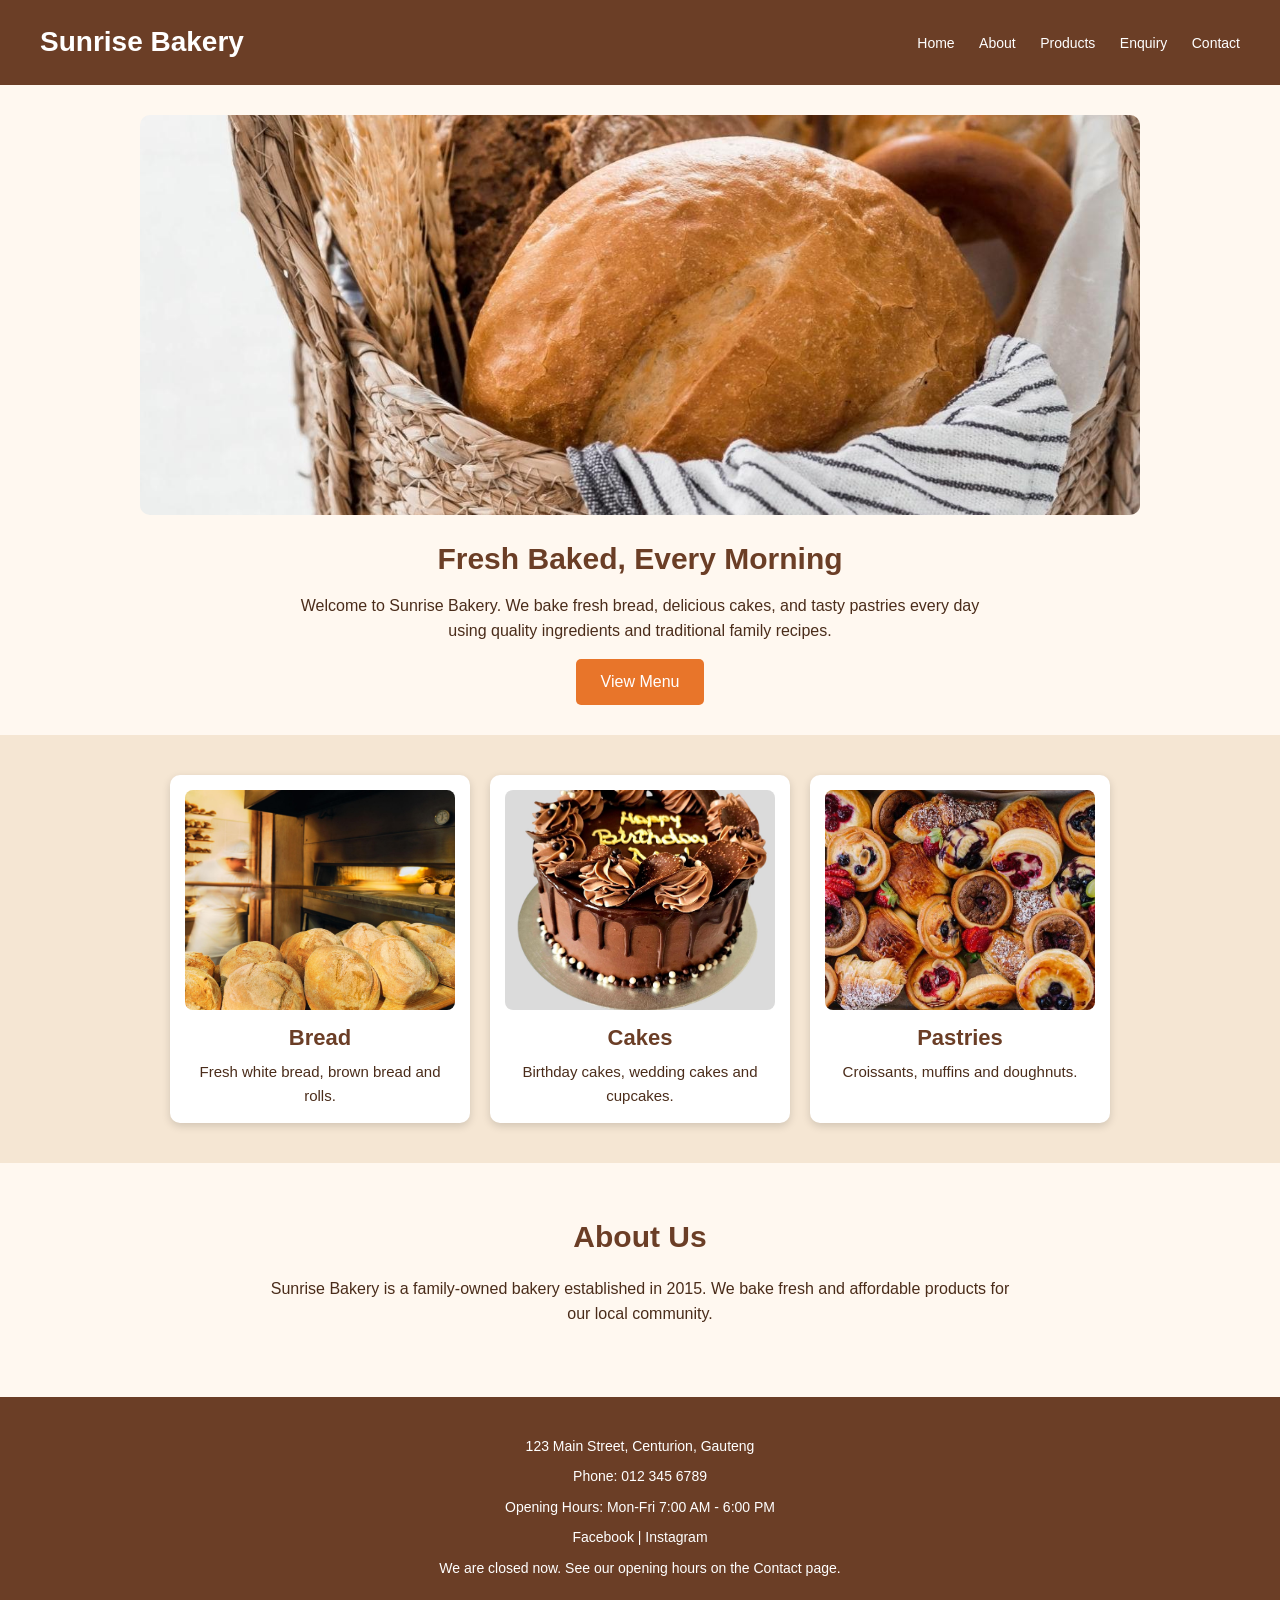
<file: index.html>
<!DOCTYPE html>
<html lang="en">

<head>
    <meta charset="UTF-8">
    <meta name="viewport" content="width=device-width, initial-scale=1.0">
    <title>Sunrise Bakery | Fresh Bread and Cakes in Centurion</title>
    <meta name="description" content="Sunrise Bakery in Centurion bakes fresh bread, birthday and wedding cakes, and pastries every morning using traditional family recipes.">
    <meta name="keywords" content="bakery Centurion, fresh bread, birthday cakes, wedding cakes, pastries, family bakery, Sunrise Bakery">

    <link rel="stylesheet" href="css/style.css">
</head>

<body>

    <header>
        <h1>Sunrise Bakery</h1>

        <nav>
            <a href="index.html">Home</a>
            <a href="about.html">About</a>
            <a href="product.html">Products</a>
            <a href="enquiry.html">Enquiry</a>
            <a href="contact.html">Contact</a>
        </nav>
    </header>

    <main>

        <!-- Hero Section -->
        <section class="hero">

            <img src="images/bread-basket-baguettes.jpg"
                 alt="Wicker basket of fresh baguettes and bread loaves from Sunrise Bakery"
                 class="hero-image">

            <h2>Fresh Baked, Every Morning</h2>

            <p>
                Welcome to Sunrise Bakery. We bake fresh bread,
                delicious cakes, and tasty pastries every day
                using quality ingredients and traditional family recipes.
            </p>

            <a href="product.html" class="menu-button">View Menu</a>

        </section>


        <!-- Products Section -->
        <section class="products">

            <div class="product-card">

                <img src="images/baker-fresh-bread-oven.jpg"
                     alt="Baker taking fresh bread loaves out of the oven"
                     loading="lazy">

                <h3>Bread</h3>

                <p>
                    Fresh white bread, brown bread and rolls.
                </p>

            </div>


            <div class="product-card">

                <img src="images/chocolate-birthday-cake.jpg"
                     alt="Chocolate birthday cake with chocolate drip and piped icing"
                     loading="lazy">

                <h3>Cakes</h3>

                <p>
                    Birthday cakes, wedding cakes and cupcakes.
                </p>

            </div>


            <div class="product-card">

                <img src="images/assorted-pastries-box.jpg"
                     alt="Box of assorted fresh pastries with berries and custard"
                     loading="lazy">

                <h3>Pastries</h3>

                <p>
                    Croissants, muffins and doughnuts.
                </p>

            </div>

        </section>


        <!-- About Us Section -->
        <section class="about">

            <h2>About Us</h2>

            <p>
                Sunrise Bakery is a family-owned bakery established
                in 2015. We bake fresh and affordable products for
                our local community.
            </p>

        </section>

    </main>


    <!-- Footer -->
    <footer>

        <p>123 Main Street, Centurion, Gauteng</p>

        <p>Phone: 012 345 6789</p>

        <p>Opening Hours: Mon-Fri 7:00 AM - 6:00 PM</p>

        <p>Facebook | Instagram</p>

    </footer>

    <script src="js/script.js"></script>
</body>

</html>
</file>
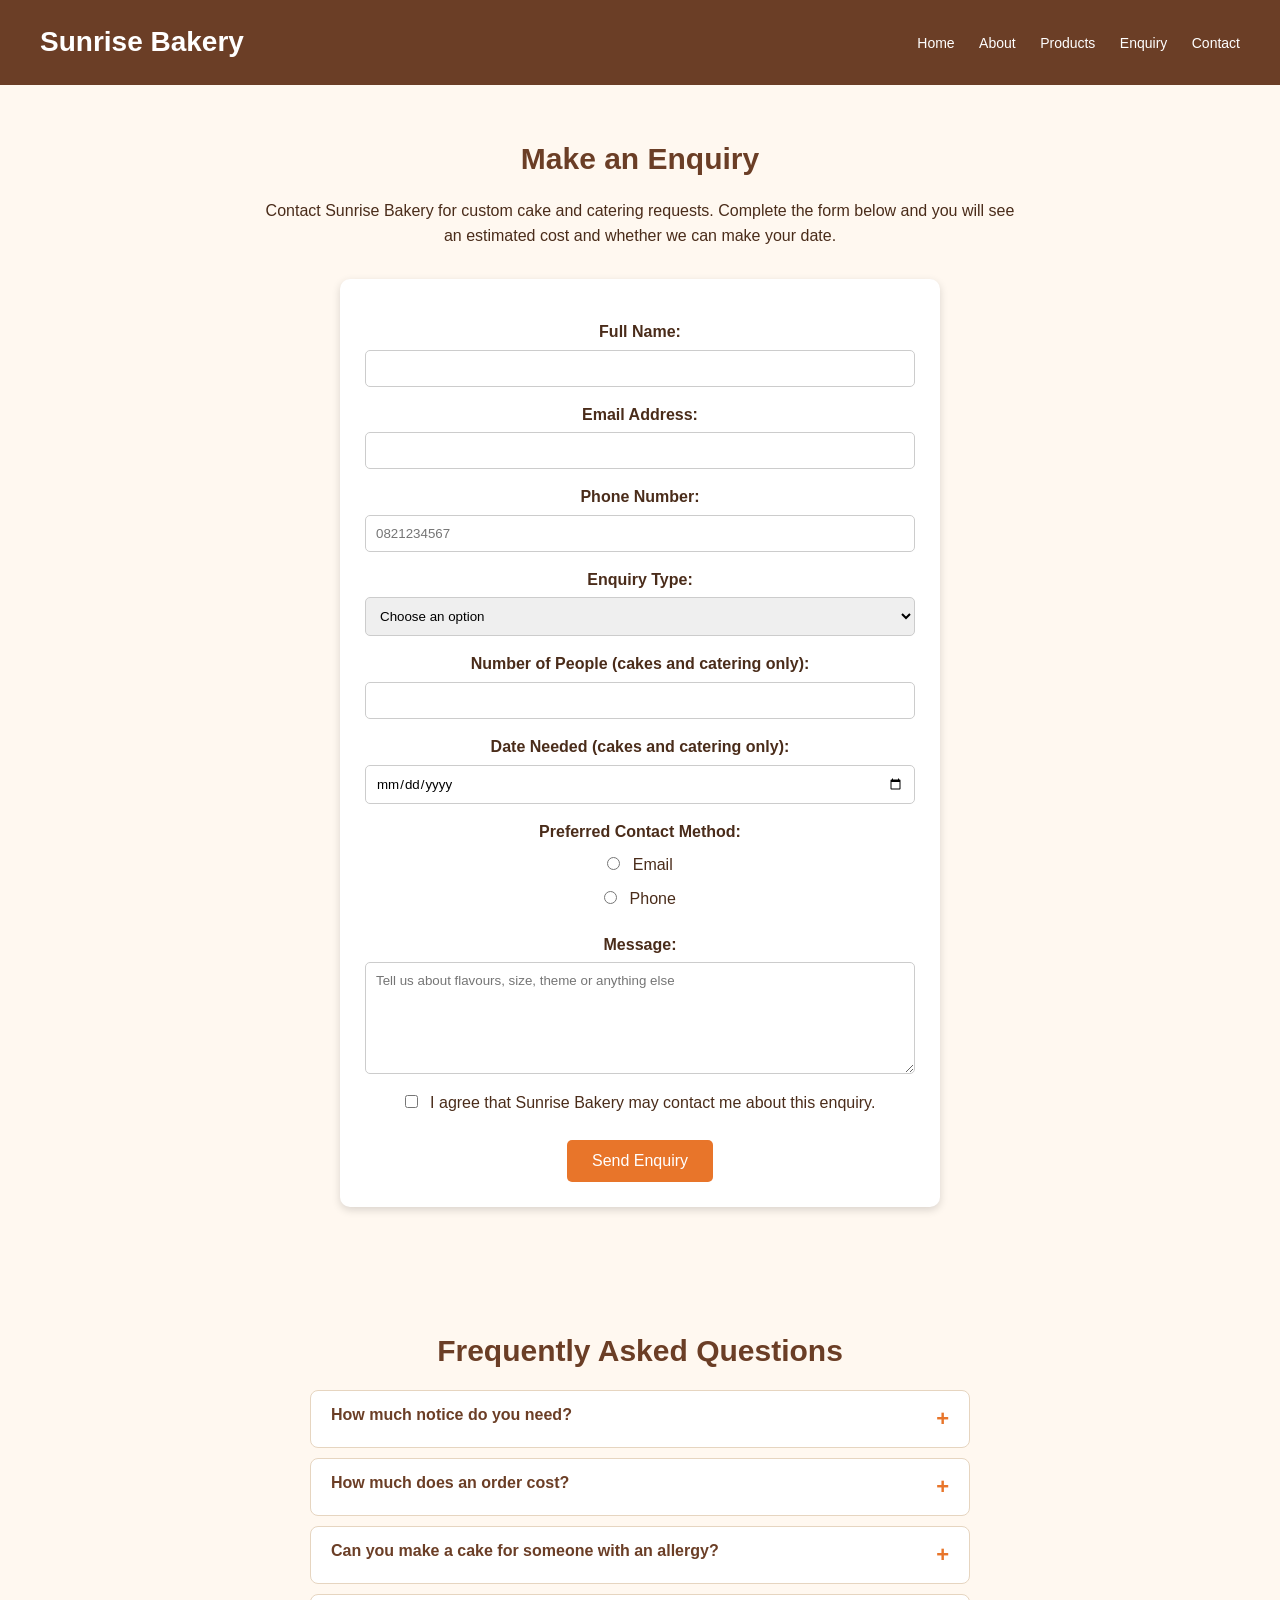
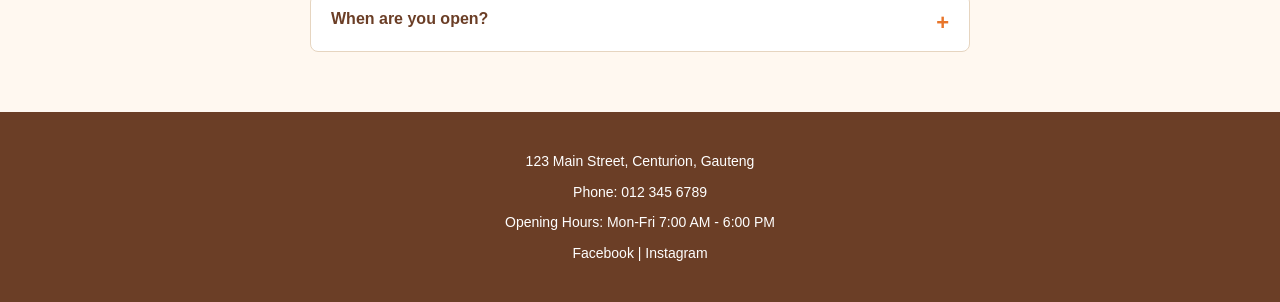
<file: enquiry.html>
<!DOCTYPE html>
<html lang="en">

<head>
    <meta charset="UTF-8">
    <meta name="viewport" content="width=device-width, initial-scale=1.0">
    <title>Custom Cake and Catering Enquiry | Sunrise Bakery</title>
    <meta name="description" content="Ask Sunrise Bakery in Centurion about custom cakes and catering. Fill in the enquiry form to get an estimated cost and availability.">
    <meta name="keywords" content="custom cakes Centurion, catering Centurion, birthday cakes, wedding cakes, bakery enquiry, Sunrise Bakery">

    <link rel="stylesheet" href="css/style.css">
</head>

<body>

    <header>
        <h1>Sunrise Bakery</h1>

        <nav>
            <a href="index.html">Home</a>
            <a href="about.html">About</a>
            <a href="product.html">Products</a>
            <a href="enquiry.html">Enquiry</a>
            <a href="contact.html">Contact</a>
        </nav>
    </header>

    <main>

        <section class="about">
            <h2>Make an Enquiry</h2>

            <p>
                Contact Sunrise Bakery for custom cake and catering requests.
                Complete the form below and you will see an estimated cost
                and whether we can make your date.
            </p>

            <form id="enquiryForm" action="#" novalidate>

                <label for="name">Full Name:</label>
                <input type="text" id="name" name="name" required>
                <small id="nameError" class="error-message"></small>

                <label for="email">Email Address:</label>
                <input type="email" id="email" name="email" required>
                <small id="emailError" class="error-message"></small>

                <label for="phone">Phone Number:</label>
                <input type="tel" id="phone" name="phone" placeholder="0821234567" required>
                <small id="phoneError" class="error-message"></small>

                <label for="type">Enquiry Type:</label>
                <select id="type" name="type" required>
                    <option value="">Choose an option</option>
                    <option value="custom-cake">Custom Cake</option>
                    <option value="catering">Catering</option>
                    <option value="general">General Enquiry</option>
                </select>
                <small id="typeError" class="error-message"></small>

                <label for="guests">Number of People (cakes and catering only):</label>
                <input type="number" id="guests" name="guests" min="1" max="500" step="1">
                <small id="guestsError" class="error-message"></small>

                <label for="date">Date Needed (cakes and catering only):</label>
                <input type="date" id="date" name="date">
                <small id="dateError" class="error-message"></small>

                <fieldset>
                    <legend>Preferred Contact Method:</legend>
                    <label class="option"><input type="radio" name="contactMethod" value="Email"> Email</label>
                    <label class="option"><input type="radio" name="contactMethod" value="Phone"> Phone</label>
                </fieldset>
                <small id="methodError" class="error-message"></small>

                <label for="message">Message:</label>
                <textarea id="message" name="message" rows="6" placeholder="Tell us about flavours, size, theme or anything else"></textarea>
                <small id="messageError" class="error-message"></small>

                <label class="option">
                    <input type="checkbox" id="terms" name="terms">
                    I agree that Sunrise Bakery may contact me about this enquiry.
                </label>
                <small id="termsError" class="error-message"></small>

                <button type="submit">Send Enquiry</button>

            </form>

            <!-- The response from the bakery is shown here after the form passes validation -->
            <div id="response" class="response-box" hidden></div>

        </section>

        <!-- FAQ: click a question to open the answer -->
        <section class="faq">
            <h2>Frequently Asked Questions</h2>

            <div class="accordion">

                <button class="accordion-button" aria-expanded="false" aria-controls="faq1">
                    How much notice do you need?
                </button>
                <div class="accordion-panel" id="faq1" hidden>
                    <p>A custom cake needs at least 3 days notice. A catering order needs at least 7 days notice.</p>
                </div>

                <button class="accordion-button" aria-expanded="false" aria-controls="faq2">
                    How much does an order cost?
                </button>
                <div class="accordion-panel" id="faq2" hidden>
                    <p>Custom cakes cost about R40 per person and catering about R85 per person. Send the form above and we will confirm the final price.</p>
                </div>

                <button class="accordion-button" aria-expanded="false" aria-controls="faq3">
                    Can you make a cake for someone with an allergy?
                </button>
                <div class="accordion-panel" id="faq3" hidden>
                    <p>Tell us about any allergy in the message box. Our kitchen uses wheat, eggs, milk and nuts, so we cannot promise that a product is free of them.</p>
                </div>

                <button class="accordion-button" aria-expanded="false" aria-controls="faq4">
                    When are you open?
                </button>
                <div class="accordion-panel" id="faq4" hidden>
                    <p>Monday to Friday 7:00 AM to 6:00 PM, Saturday 7:00 AM to 4:00 PM and Sunday 8:00 AM to 2:00 PM.</p>
                </div>

            </div>
        </section>

    </main>

    <footer>
        <p>123 Main Street, Centurion, Gauteng</p>
        <p>Phone: 012 345 6789</p>
        <p>Opening Hours: Mon-Fri 7:00 AM - 6:00 PM</p>
        <p>Facebook | Instagram</p>
    </footer>

    <script src="js/enquiry.js"></script>
    <script src="js/accordion.js"></script>
</body>

</html>
</file>
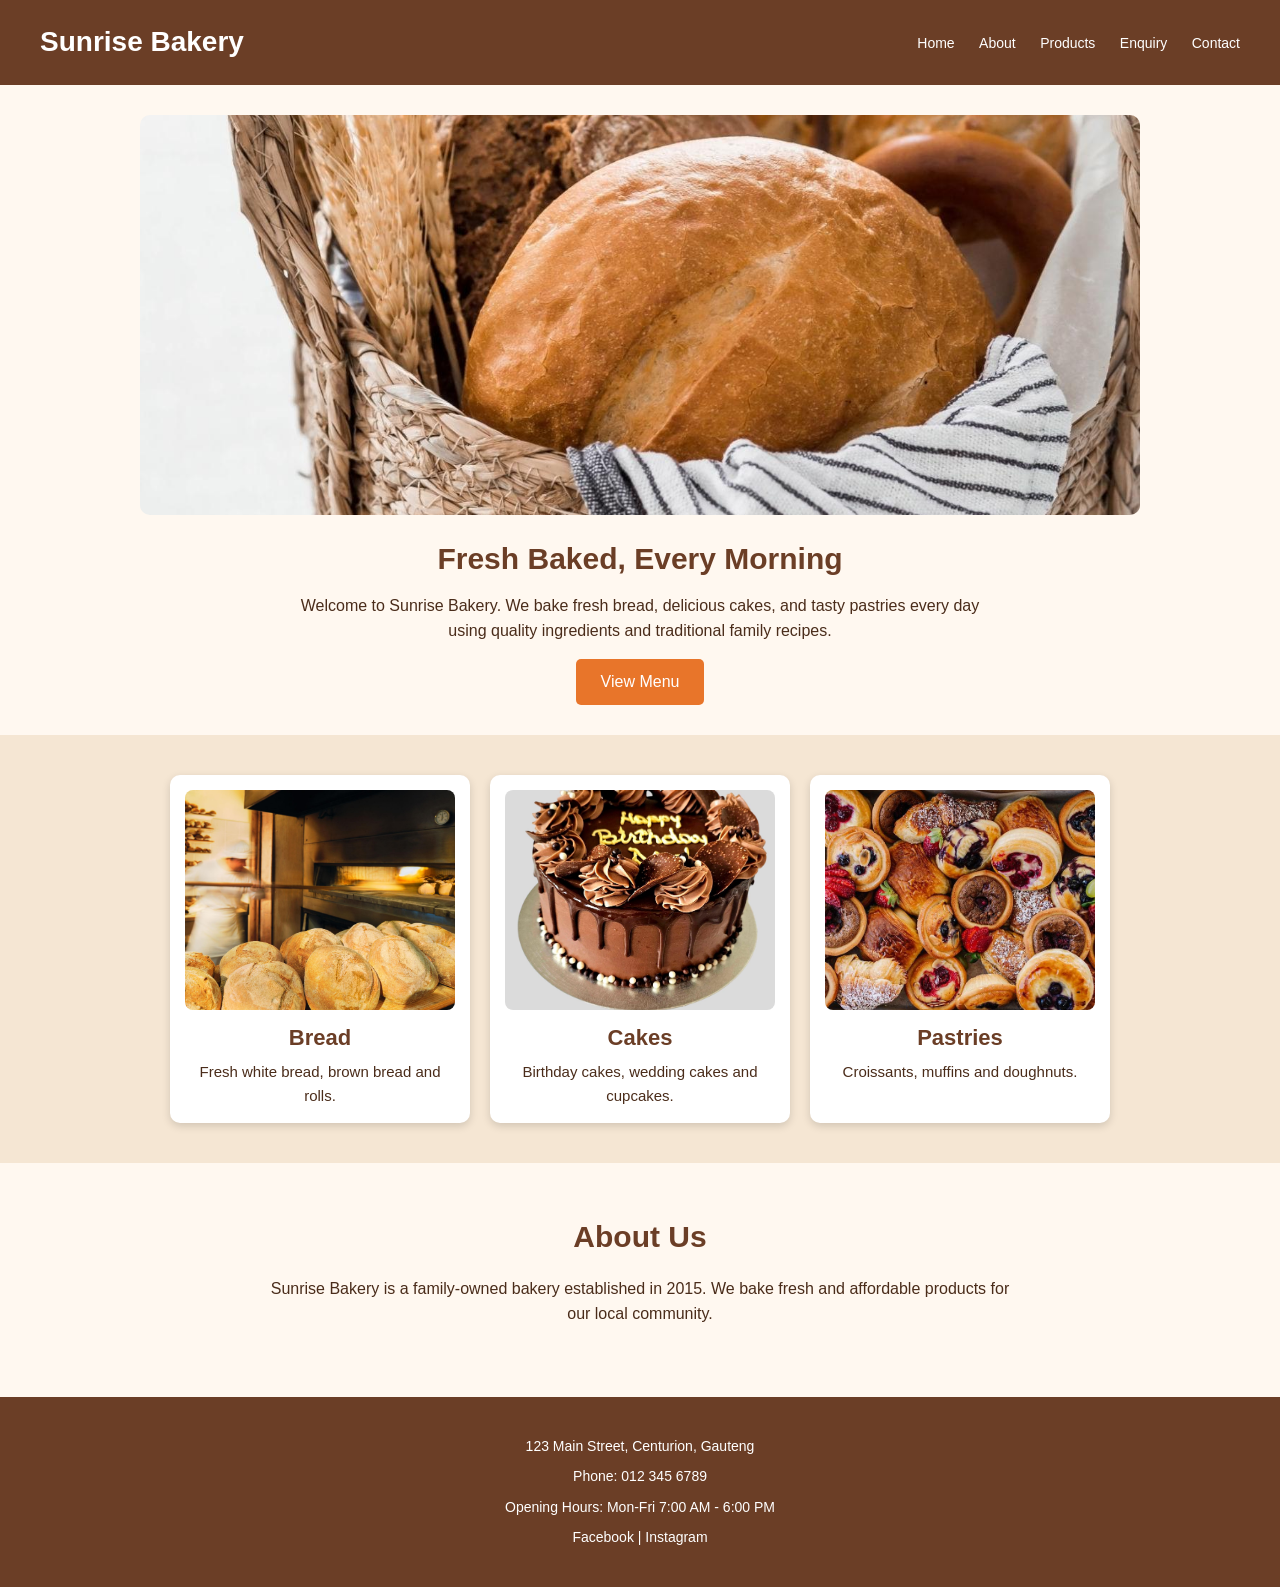
<file: index-LAPTOP-O3M84NUP.html>
<!DOCTYPE html>
<html lang="en">

<head>
    <meta charset="UTF-8">
    <meta name="viewport" content="width=device-width, initial-scale=1.0">
    <title>Sunrise Bakery</title>

    <link rel="stylesheet" href="css/style.css">
</head>

<body>

    <header>
        <h1>Sunrise Bakery</h1>

        <nav>
            <a href="index.html">Home</a>
            <a href="about.html">About</a>
            <a href="product.html">Products</a>
            <a href="enquiry.html">Enquiry</a>
            <a href="contact.html">Contact</a>
        </nav>
    </header>

    <main>

        <!-- Hero Section -->
        <section class="hero">

            <img src="images/picture 1 xitm.jpg"
                 alt="Fresh bakery"
                 class="hero-image">

            <h2>Fresh Baked, Every Morning</h2>

            <p>
                Welcome to Sunrise Bakery. We bake fresh bread,
                delicious cakes, and tasty pastries every day
                using quality ingredients and traditional family recipes.
            </p>

            <a href="product.html" class="menu-button">View Menu</a>

        </section>


        <!-- Products Section -->
        <section class="products">

            <div class="product-card">

                <img src="images/picture 4 xitm.jpg"
                     alt="Fresh Bread">

                <h3>Bread</h3>

                <p>
                    Fresh white bread, brown bread and rolls.
                </p>

            </div>


            <div class="product-card">

                <img src="images/picture 2 xitm.jpg"
                     alt="Fresh Cakes">

                <h3>Cakes</h3>

                <p>
                    Birthday cakes, wedding cakes and cupcakes.
                </p>

            </div>


            <div class="product-card">

                <img src="images/picture 3 xitm.jpg"
                     alt="Fresh Pastries">

                <h3>Pastries</h3>

                <p>
                    Croissants, muffins and doughnuts.
                </p>

            </div>

        </section>


        <!-- About Us Section -->
        <section class="about">

            <h2>About Us</h2>

            <p>
                Sunrise Bakery is a family-owned bakery established
                in 2015. We bake fresh and affordable products for
                our local community.
            </p>

        </section>

    </main>


    <!-- Footer -->
    <footer>

        <p>123 Main Street, Centurion, Gauteng</p>

        <p>Phone: 012 345 6789</p>

        <p>Opening Hours: Mon-Fri 7:00 AM - 6:00 PM</p>

        <p>Facebook | Instagram</p>

    </footer>

</body>

</html>
</file>
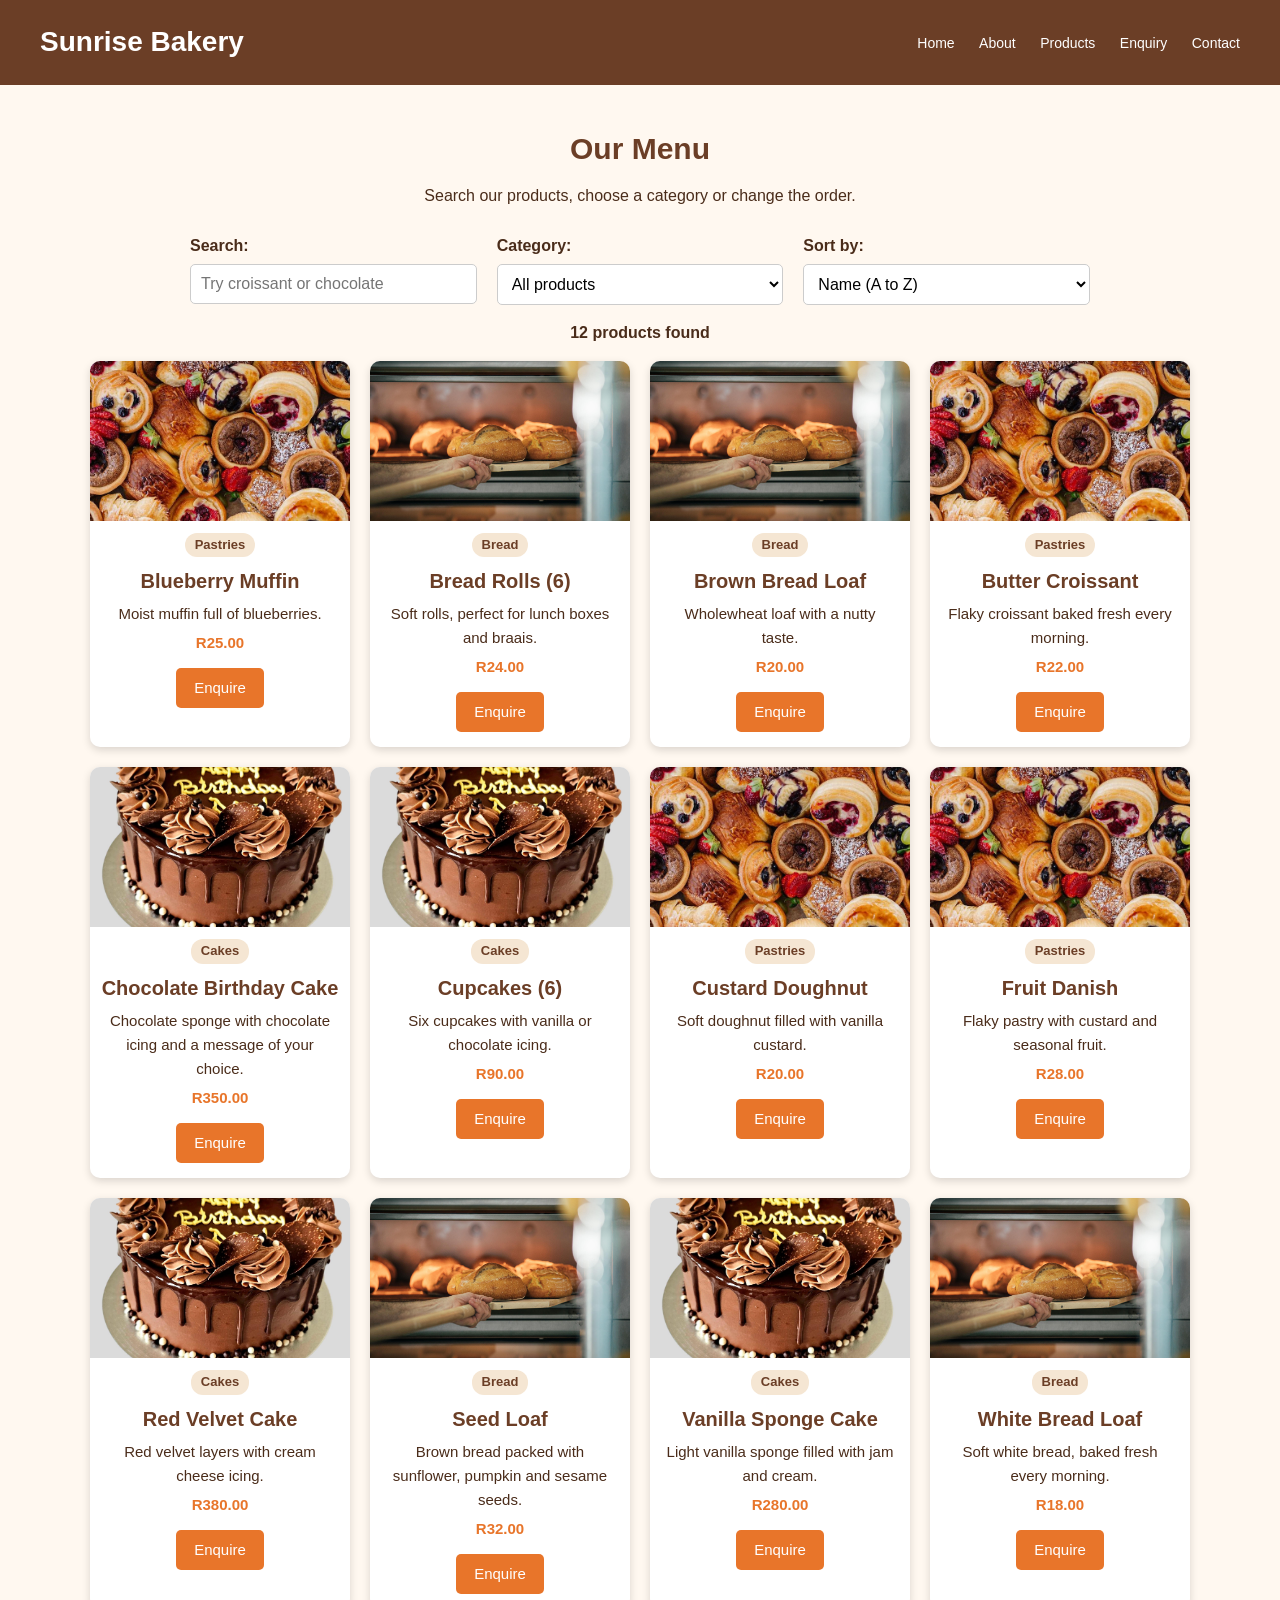
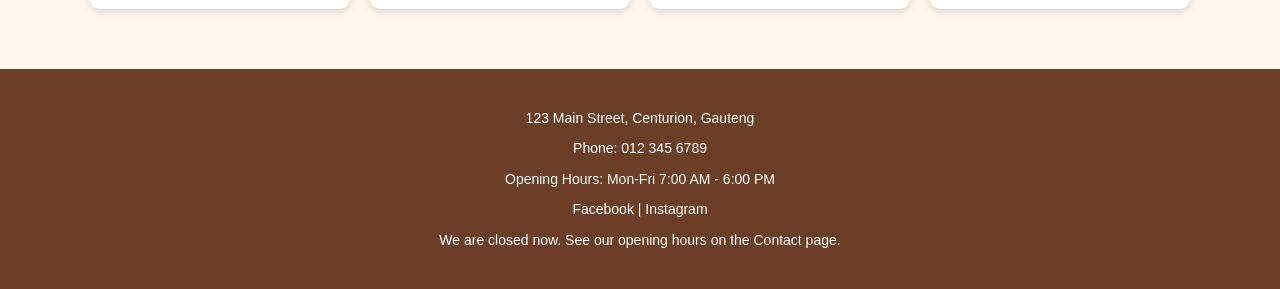
<file: product.html>
<!DOCTYPE html>
<html lang="en">

<head>
    <meta charset="UTF-8">
    <meta name="viewport" content="width=device-width, initial-scale=1.0">
    <title>Bread, Cakes and Pastries | Sunrise Bakery Products</title>
    <meta name="description" content="Search the fresh bread, custom cakes and pastries baked daily at Sunrise Bakery in Centurion, Gauteng. Filter by category and sort by price.">
    <meta name="keywords" content="bread, cakes, pastries, cupcakes, croissants, muffins, doughnuts, Centurion bakery">

    <link rel="stylesheet" href="css/style.css">
</head>

<body>

    <header>
        <h1>Sunrise Bakery</h1>

        <nav>
            <a href="index.html">Home</a>
            <a href="about.html">About</a>
            <a href="product.html">Products</a>
            <a href="enquiry.html">Enquiry</a>
            <a href="contact.html">Contact</a>
        </nav>
    </header>

    <main>

        <section class="menu">
            <h2>Our Menu</h2>
            <p>Search our products, choose a category or change the order.</p>

            <!-- Search, filter and sort controls -->
            <div class="menu-tools">
                <div>
                    <label for="searchBox">Search:</label>
                    <input type="search" id="searchBox" placeholder="Try croissant or chocolate">
                </div>

                <div>
                    <label for="categoryFilter">Category:</label>
                    <select id="categoryFilter">
                        <option value="all">All products</option>
                        <option value="Bread">Bread</option>
                        <option value="Cakes">Cakes</option>
                        <option value="Pastries">Pastries</option>
                    </select>
                </div>

                <div>
                    <label for="sortBox">Sort by:</label>
                    <select id="sortBox">
                        <option value="name">Name (A to Z)</option>
                        <option value="low">Price (low to high)</option>
                        <option value="high">Price (high to low)</option>
                    </select>
                </div>
            </div>

            <p id="resultCount" class="result-count" aria-live="polite"></p>

            <!-- JavaScript puts the product cards in here -->
            <div id="productList" class="product-list"></div>

            <noscript>
                <p>Please turn on JavaScript to see the product list. We bake bread, cakes and pastries fresh every day.</p>
            </noscript>
        </section>

    </main>

    <footer>
        <p>123 Main Street, Centurion, Gauteng</p>
        <p>Phone: 012 345 6789</p>
        <p>Opening Hours: Mon-Fri 7:00 AM - 6:00 PM</p>
        <p>Facebook | Instagram</p>
    </footer>

    <script src="js/products.js"></script>
    <script src="js/script.js"></script>
</body>

</html>
</file>
<file: css/style.css>
* { 
    margin: 0; 
    padding: 0; 
    box-sizing: border-box; 
} 
 
body { 
    font-family: Arial, sans-serif; 
    background-color: #fff8f0; 
    color: #4a2c1a; 
    line-height: 1.6; 
} 
 
/* Header */ 
 
header { 
    background-color: #6b3e26; 
    color: white; 
    padding: 20px 40px; 
    display: flex; 
    justify-content: space-between; 
    align-items: center; 
} 
 
header h1 { 
    font-size: 28px; 
} 
 
/* Navigation */ 
 
nav a { 
    color: white; 
    text-decoration: none; 
    margin-left: 20px; 
    font-size: 14px; 
} 
 
nav a:hover { 
    color: #e8752a; 
} 
 
/* Button */ 
 
.menu-button { 
    display: inline-block; 
    background-color: #e8752a; 
    color: white; 
    text-decoration: none; 
    padding: 10px 25px; 
    margin-top: 15px; 
    border-radius: 5px; 
    font-size: 16px; 
} 
 
.menu-button:hover { 
    background-color: #6b3e26; 
} 
 
/* Home page */ 
 
.hero { 
    text-align: center; 
    padding: 30px 20px; 
    background-color: #fff8f0; 
} 
 
.hero-image { 
    width: 100%; 
    max-width: 1000px; 
    height: 400px; 
    object-fit: cover; 
    border-radius: 10px; 
    display: block; 
    margin: 0 auto 20px; 
} 
 
.hero h2 { 
    color: #6b3e26; 
    font-size: 30px; 
    margin-bottom: 10px; 
} 
 
.hero p { 
    max-width: 700px; 
    margin: 0 auto; 
    font-size: 16px; 
} 
 
/* Home page products */ 
 
.products { 
    display: flex; 
    flex-wrap: wrap; 
    justify-content: center; 
    gap: 20px; 
    padding: 40px 20px; 
    background-color: #f5e6d3; 
} 
 
.product-card { 
    width: 300px; 
    padding: 15px; 
    background-color: white; 
    text-align: center; 
    border-radius: 10px; 
    box-shadow: 0 3px 8px rgba(0, 0, 0, 0.15); 
} 
 
.product-card img { 
    width: 100%; 
    height: 220px; 
    object-fit: cover; 
    border-radius: 8px; 
    display: block; 
} 
 
.product-card h3 { 
    color: #6b3e26; 
    font-size: 22px; 
    margin-top: 10px; 
} 
 
.product-card p { 
    font-size: 15px; 
    margin-top: 5px; 
} 
 
/* Products page */ 
 
.products-feature { 
    display: flex; 
    flex-wrap: wrap; 
    justify-content: center; 
    gap: 20px; 
    padding: 40px 20px; 
    background-color: #fff8f0; 
} 
 
.products-feature div { 
    width: 300px; 
    padding: 15px; 
    background-color: white; 
    text-align: center; 
    border-radius: 10px; 
    box-shadow: 0 3px 8px rgba(0, 0, 0, 0.15); 
} 
 
.products-feature img { 
    width: 100%; 
    height: 220px; 
    object-fit: cover; 
    border-radius: 8px; 
    display: block; 
} 
 
.products-feature h2 { 
    color: #6b3e26; 
    font-size: 22px; 
    margin-top: 10px; 
} 
 
.products-feature p { 
    font-size: 15px; 
    margin-top: 5px; 
} 
 
/* About */ 
 
.about { 
    text-align: center; 
    padding: 50px 20px; 
    background-color: #fff8f0; 
} 
 
.about h2 { 
    color: #6b3e26; 
    font-size: 30px; 
    margin-bottom: 15px; 
} 
 
.about p { 
    max-width: 750px; 
    margin: 0 auto; 
    font-size: 16px; 
} 
 
/* Forms */ 
 
form { 
    max-width: 600px; 
    margin: 30px auto; 
    padding: 25px; 
    background-color: white; 
    border-radius: 10px; 
    box-shadow: 0 3px 8px rgba(0, 0, 0, 0.15); 
} 
 
form label { 
    display: block; 
    margin-top: 15px; 
    margin-bottom: 5px; 
    font-weight: bold; 
} 
 
form input, 
form select, 
form textarea { 
    width: 100%; 
    padding: 10px; 
    border: 1px solid #ccc; 
    border-radius: 5px; 
    font-family: Arial, sans-serif; 
} 
 
form button { 
    background-color: #e8752a; 
    color: white; 
    border: none; 
    padding: 12px 25px; 
    margin-top: 20px; 
    border-radius: 5px; 
    cursor: pointer; 
    font-size: 16px; 
} 
 
form button:hover { 
    background-color: #6b3e26; 
} 
 
/* Footer */ 
 
footer { 
    background-color: #6b3e26; 
    color: white; 
    text-align: center; 
    padding: 30px 20px; 
    margin-top: 20px; 
} 
 
footer p { 
    margin: 8px 0; 
    font-size: 14px; 
} 
 
/* Mobile */ 
 
@media screen and (max-width: 768px) { 
 
    header { 
        flex-direction: column; 
        text-align: center; 
        padding: 20px; 
    } 
 
    header h1 { 
        margin-bottom: 15px; 
    } 
 
    nav a { 
        display: inline-block; 
        margin: 5px 8px; 
        font-size: 14px; 
    } 
 
    .hero-image { 
        height: 250px; 
    } 
 
    .hero h2 { 
        font-size: 24px; 
    } 
 
    .products { 
        flex-direction: column; 
        align-items: center; 
    } 
 
    .product-card { 
        width: 90%; 
        max-width: 300px; 
    } 
 
    .product-card img { 
        height: 220px; 
    } 
 
    .products-feature { 
        flex-direction: column; 
        align-items: center; 
    } 
 
    .products-feature div { 
        width: 90%; 
        max-width: 300px; 
    } 
 
    .products-feature img { 
        height: 220px; 
    } 
 
    .about { 
        padding: 35px 20px; 
    } 
 
    .about h2 { 
        font-size: 26px; 
    } 
 
    form { 
        width: 90%; 
    } 
}
/* Form errors and extra form controls */
.error-message {
    display: block;
    color: #b42318;
    font-size: 0.9rem;
    margin-top: 4px;
}

.error-input {
    border: 2px solid #b42318;
}

form input:focus,
form select:focus,
form textarea:focus {
    border-color: #e8752a;
    outline: none;
}

form button:active {
    background-color: #4a2c1a;
}

form input[type="radio"],
form input[type="checkbox"] {
    width: auto;
    margin-right: 8px;
}

form label.option {
    font-weight: normal;
    margin-top: 8px;
}

fieldset {
    border: none;
    margin-top: 15px;
}

legend {
    font-weight: bold;
}

/* Box that shows the response after a form is sent */
.response-box {
    max-width: 600px;
    margin: 20px auto;
    padding: 20px;
    background-color: #fff1de;
    border-left: 5px solid #e8752a;
    border-radius: 5px;
    text-align: left;
}

.response-box p {
    margin-bottom: 8px;
}

.response-box pre {
    white-space: pre-wrap;
    font-family: Arial, sans-serif;
    margin-bottom: 10px;
}
/* Gallery */

.gallery {
    padding: 40px 20px;
    background-color: #f5e6d3;
    text-align: center;
}

.gallery h2 {
    color: #6b3e26;
    font-size: 30px;
    margin-bottom: 10px;
}

.gallery-grid {
    display: grid;
    grid-template-columns: repeat(auto-fit, minmax(200px, 1fr));
    gap: 15px;
    max-width: 1000px;
    margin: 20px auto 0;
}

.gallery-grid img {
    width: 100%;
    height: 180px;
    object-fit: cover;
    border-radius: 8px;
    cursor: pointer;
    transition: transform 0.3s;
}

.gallery-grid img:hover {
    transform: scale(1.04);
}

.gallery-grid img:focus {
    outline: 3px solid #e8752a;
}

/* Lightbox */

.lightbox {
    position: fixed;
    top: 0;
    left: 0;
    width: 100%;
    height: 100%;
    background-color: rgba(0, 0, 0, 0.85);
    display: flex;
    flex-direction: column;
    align-items: center;
    justify-content: center;
    padding: 20px;
    z-index: 1000;
}

/* without this line the hidden attribute would not hide the lightbox, because of display: flex above */
.lightbox[hidden] {
    display: none;
}

.lightbox img {
    max-width: 90%;
    max-height: 75vh;
    object-fit: contain;
    border-radius: 8px;
}

.lightbox p {
    color: white;
    font-size: 14px;
    text-align: center;
    max-width: 700px;
    margin-top: 12px;
}

.lightbox-close {
    position: absolute;
    top: 15px;
    right: 25px;
    background: none;
    border: none;
    color: white;
    font-size: 40px;
    cursor: pointer;
}

.lightbox-arrow {
    position: absolute;
    top: 50%;
    transform: translateY(-50%);
    background-color: rgba(0, 0, 0, 0.4);
    border: none;
    border-radius: 5px;
    color: white;
    font-size: 36px;
    padding: 10px 15px;
    cursor: pointer;
}

#lightboxPrevious {
    left: 15px;
}

#lightboxNext {
    right: 15px;
}

.lightbox-close:hover,
.lightbox-arrow:hover {
    color: #e8752a;
}

body.no-scroll {
    overflow: hidden;
}

@media screen and (max-width: 480px) {

    .gallery-grid img {
        height: 140px;
    }

    .lightbox-arrow {
        font-size: 28px;
        padding: 8px 12px;
    }
}
/* Product search and list */

.menu {
    padding: 40px 20px;
    background-color: #fff8f0;
    text-align: center;
}

.menu h2 {
    color: #6b3e26;
    font-size: 30px;
    margin-bottom: 10px;
}

.menu-tools {
    display: flex;
    flex-wrap: wrap;
    justify-content: center;
    gap: 20px;
    max-width: 900px;
    margin: 25px auto 10px;
    text-align: left;
}

.menu-tools div {
    flex: 1 1 220px;
}

.menu-tools label {
    display: block;
    margin-bottom: 5px;
    font-weight: bold;
}

.menu-tools input,
.menu-tools select {
    width: 100%;
    padding: 10px;
    border: 1px solid #ccc;
    border-radius: 5px;
    background-color: white;
    font-family: Arial, sans-serif;
    font-size: 1rem;
}

.menu-tools input:focus,
.menu-tools select:focus {
    border-color: #e8752a;
    outline: none;
}

.result-count {
    margin: 15px 0;
    font-weight: bold;
}

.product-list {
    display: flex;
    flex-wrap: wrap;
    justify-content: center;
    gap: 20px;
    max-width: 1100px;
    margin: 0 auto;
}

.menu-card {
    width: 260px;
    padding-bottom: 15px;
    background-color: white;
    text-align: center;
    border-radius: 10px;
    box-shadow: 0 3px 8px rgba(0, 0, 0, 0.15);
    overflow: hidden;
    transition: box-shadow 0.3s;
}

.menu-card:hover {
    box-shadow: 0 6px 14px rgba(0, 0, 0, 0.3);
}

.menu-card img {
    width: 100%;
    height: 160px;
    object-fit: cover;
    display: block;
}

.menu-category {
    display: inline-block;
    margin-top: 12px;
    padding: 2px 10px;
    background-color: #f5e6d3;
    color: #6b3e26;
    border-radius: 12px;
    font-size: 13px;
    font-weight: bold;
}

.menu-card h3 {
    margin-top: 8px;
    font-size: 20px;
    color: #6b3e26;
}

.menu-card p {
    margin: 5px 15px;
    font-size: 15px;
}

.menu-price {
    color: #e8752a;
    font-size: 18px;
    font-weight: bold;
}

.menu-card .menu-button {
    padding: 8px 18px;
    font-size: 15px;
    margin-top: 8px;
}
/* FAQ accordion */

.faq {
    max-width: 700px;
    margin: 0 auto;
    padding: 40px 20px;
}

.faq h2 {
    color: #6b3e26;
    font-size: 30px;
    text-align: center;
    margin-bottom: 15px;
}

.accordion-button {
    display: block;
    width: 100%;
    margin-top: 10px;
    padding: 15px 20px;
    background-color: white;
    color: #6b3e26;
    border: 1px solid #e6d5c0;
    border-radius: 8px;
    font-family: Arial, sans-serif;
    font-size: 16px;
    font-weight: bold;
    text-align: left;
    cursor: pointer;
}

/* the plus sign on the right, which changes to a minus when the question is open */
.accordion-button::after {
    content: "+";
    float: right;
    color: #e8752a;
    font-size: 22px;
}

.accordion-button.open::after {
    content: "\2212";
}

.accordion-button:hover {
    background-color: #f5e6d3;
}

.accordion-button:focus {
    outline: 2px solid #e8752a;
}

.accordion-button.open {
    background-color: #f5e6d3;
    border-radius: 8px 8px 0 0;
}

.accordion-panel {
    padding: 15px 20px;
    background-color: #fff1de;
    border: 1px solid #e6d5c0;
    border-top: none;
    border-radius: 0 0 8px 8px;
    animation: fadeIn 0.3s;
}

.accordion-panel p {
    margin: 0;
}

@keyframes fadeIn {
    from {
        opacity: 0;
        transform: translateY(-8px);
    }
    to {
        opacity: 1;
        transform: translateY(0);
    }
}
/* Map */

.map-section {
    padding: 40px 20px;
    background-color: #f5e6d3;
    text-align: center;
}

.map-section h2 {
    color: #6b3e26;
    font-size: 30px;
    margin-bottom: 10px;
}

#map {
    height: 400px;
    max-width: 900px;
    margin: 20px auto;
    border-radius: 10px;
    box-shadow: 0 3px 8px rgba(0, 0, 0, 0.15);
}

.location-buttons {
    display: flex;
    flex-wrap: wrap;
    justify-content: center;
    gap: 10px;
}

.location-buttons button {
    padding: 10px 20px;
    background-color: #e8752a;
    color: white;
    border: none;
    border-radius: 5px;
    font-size: 15px;
    font-weight: bold;
    cursor: pointer;
}

.location-buttons button:hover {
    background-color: #6b3e26;
}

.location-buttons button:active {
    background-color: #4a2c1a;
}

@media screen and (max-width: 480px) {

    #map {
        height: 300px;
    }
}

/* Show each line of a response on its own line */

.response-box {
    white-space: pre-line;
}
</file>
